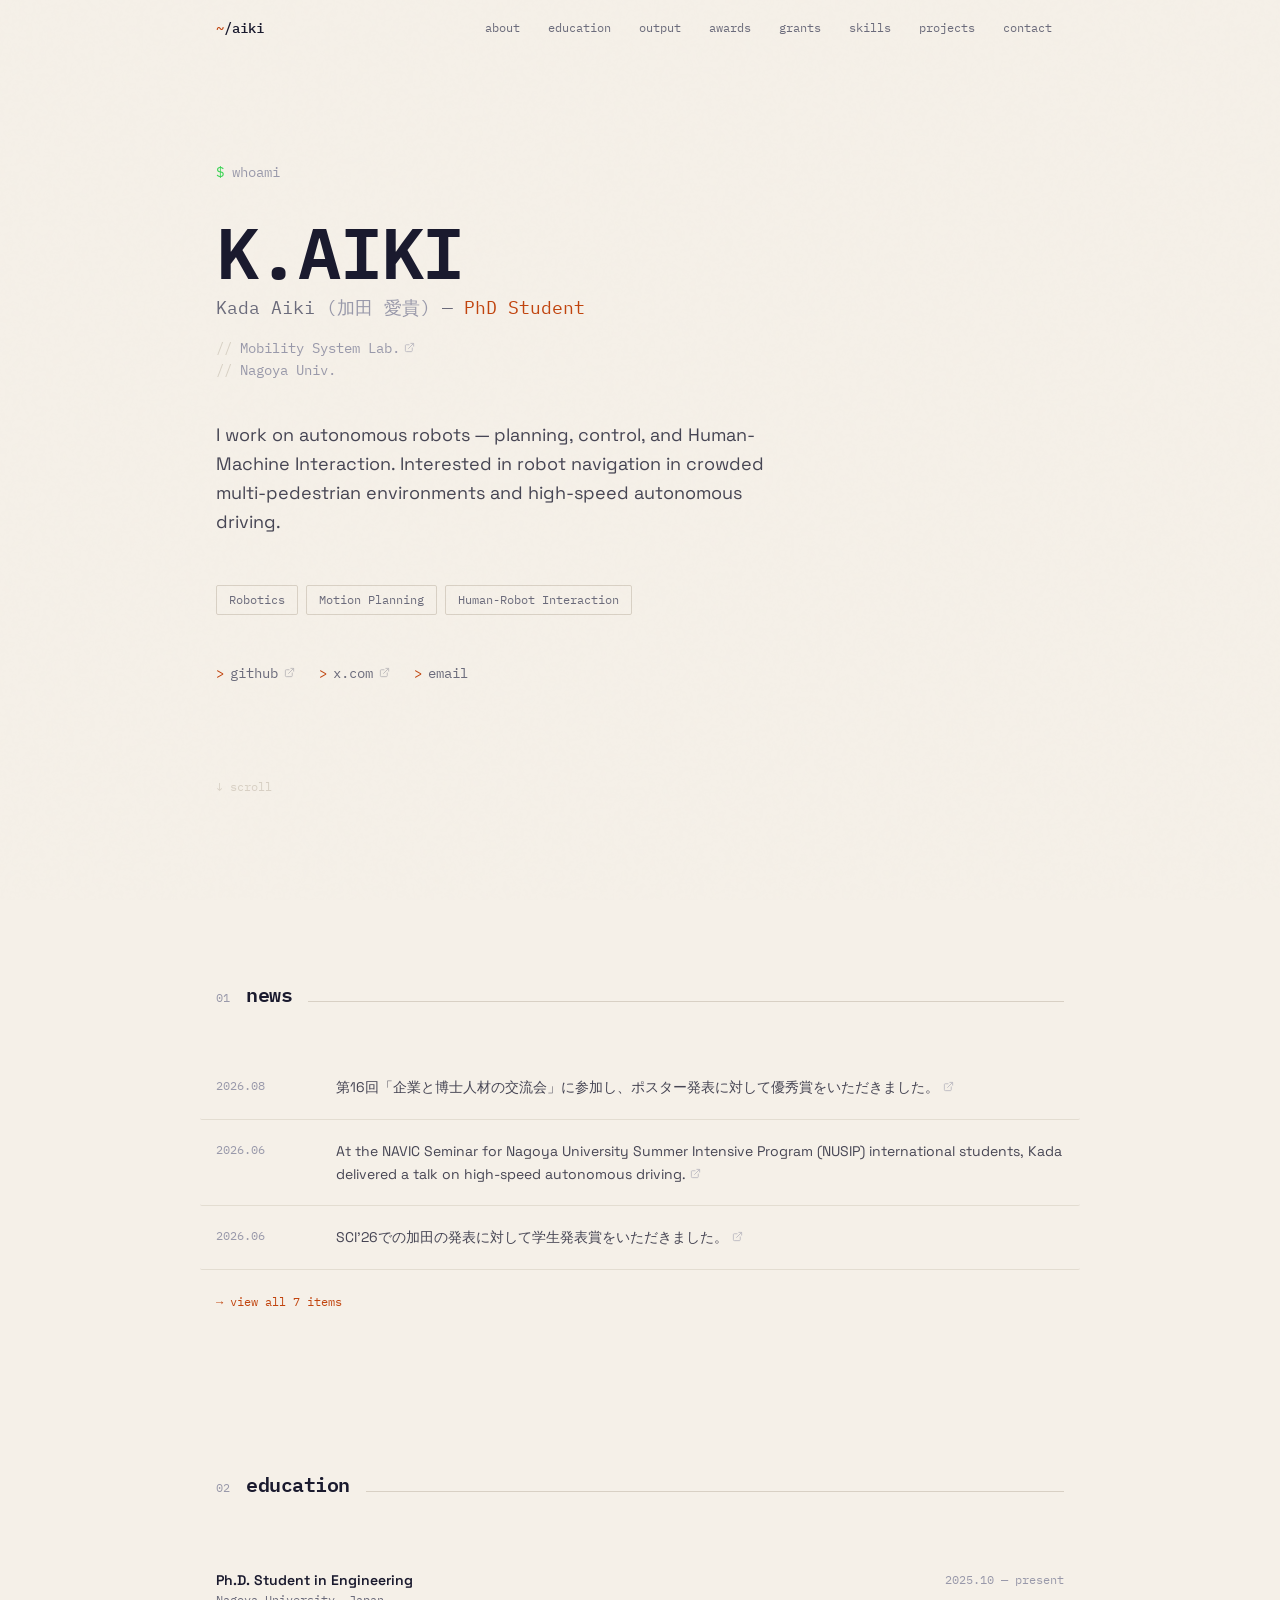
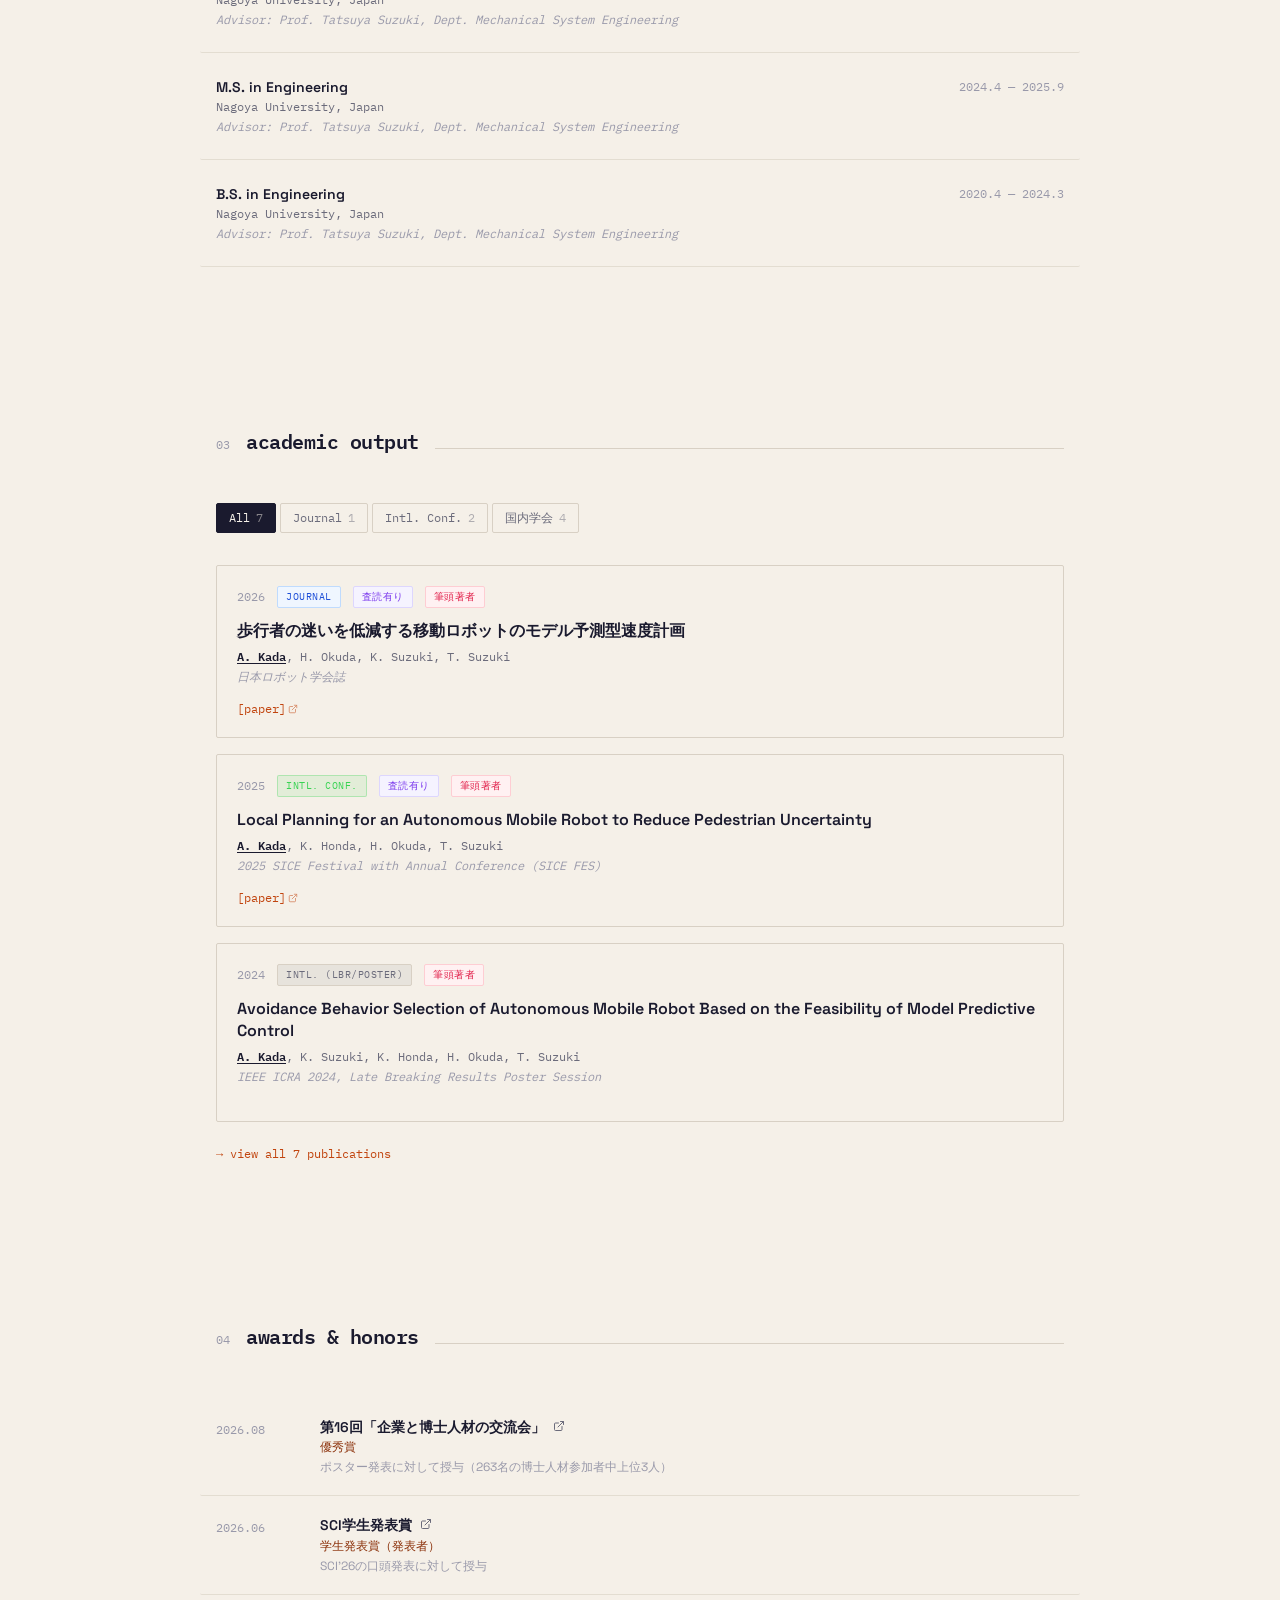
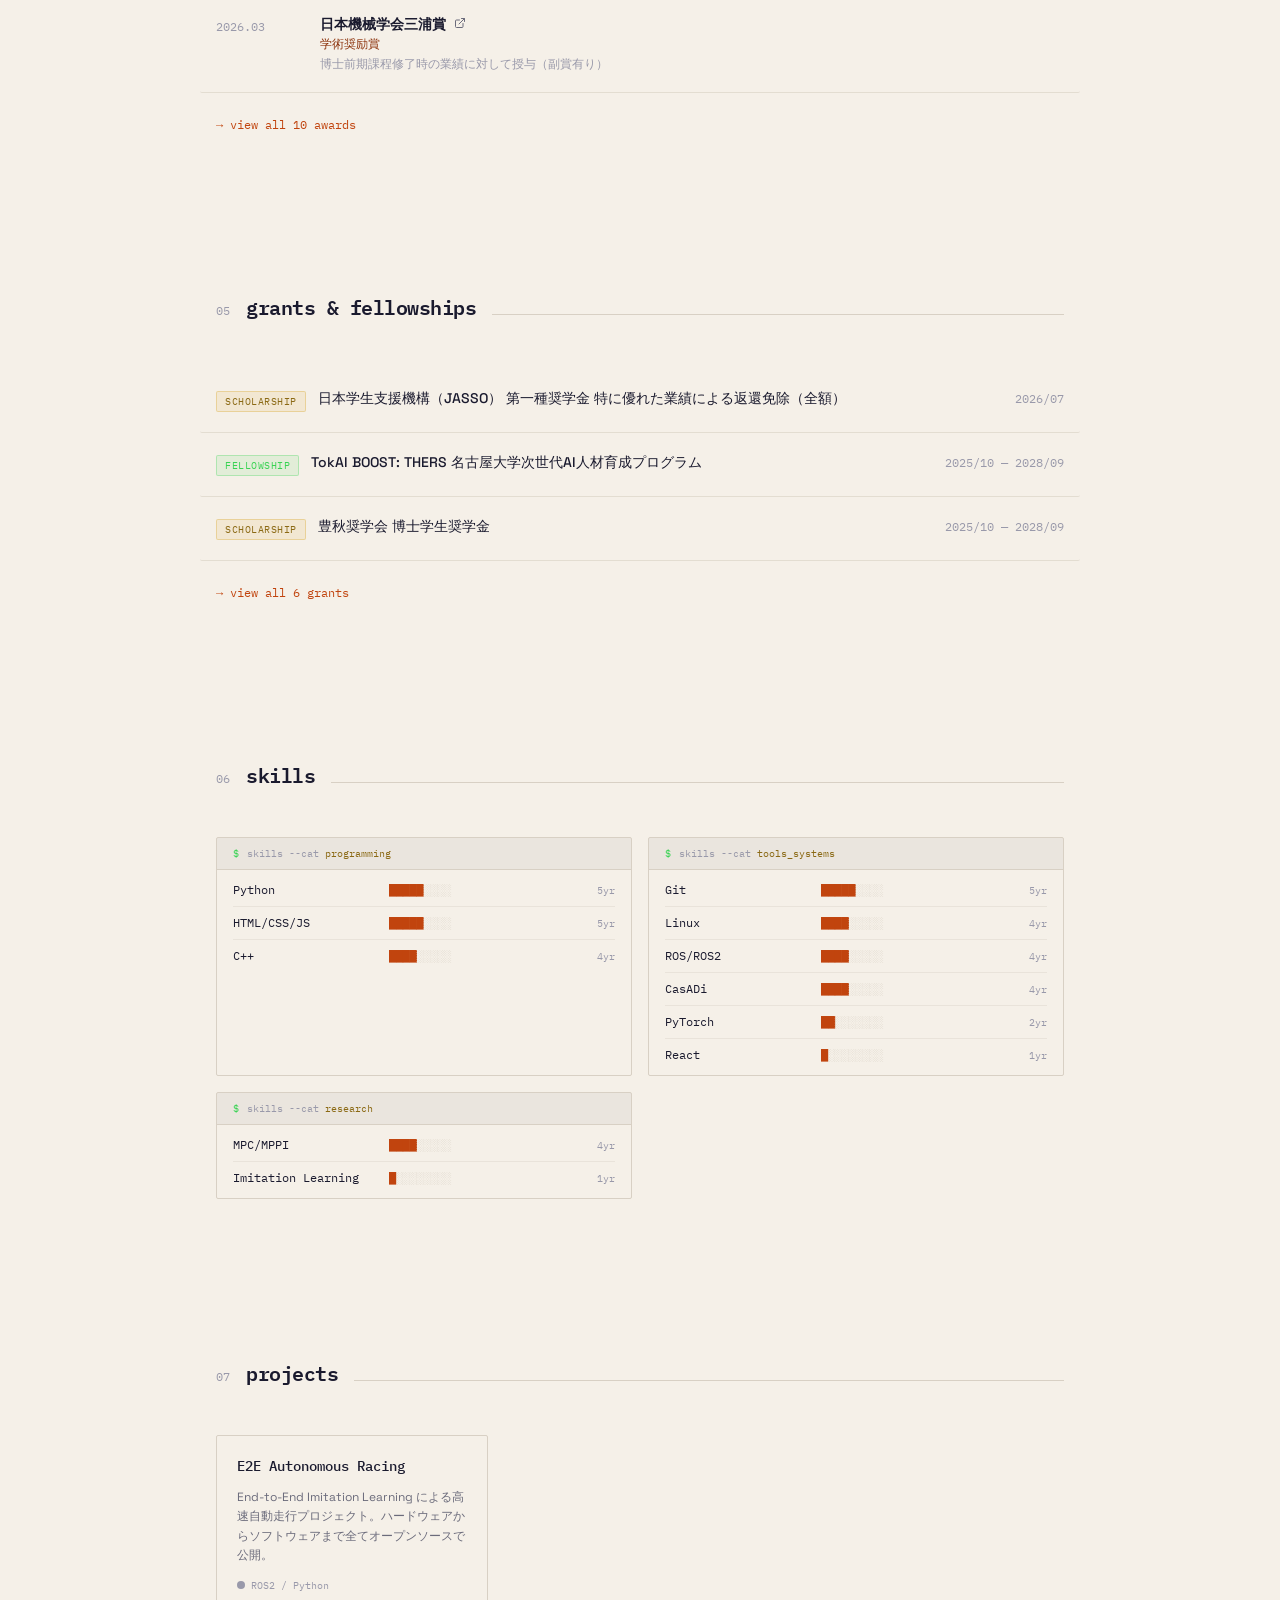
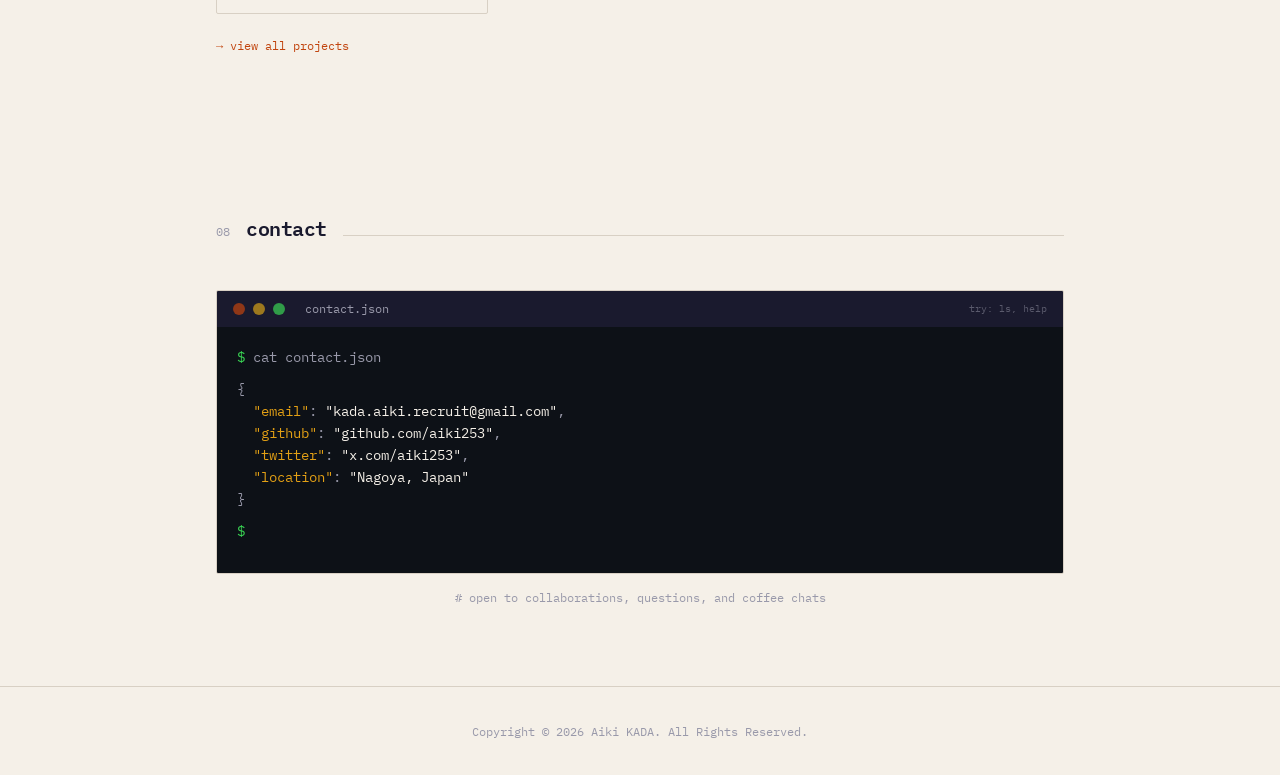
<file: index.html>
<!doctype html>
<html lang="en">
  <head>
    <meta charset="UTF-8" />
    <link rel="icon" type="image/svg+xml" href="/favicon.svg" />
    <meta name="viewport" content="width=device-width, initial-scale=1.0" />

    <!-- Primary -->
    <title>Kada Aiki | PhD Student, Nagoya University</title>
    <meta name="description" content="Kada Aiki (加田愛貴) — PhD Student at Nagoya University, Mobility System Lab. Research on autonomous mobile robots, motion planning, and model predictive control." />
    <meta name="author" content="Kada Aiki" />
    <link rel="canonical" href="https://aiki253.github.io/" />

    <!-- Open Graph -->
    <meta property="og:type" content="profile" />
    <meta property="og:url" content="https://aiki253.github.io/" />
    <meta property="og:title" content="Kada Aiki | PhD Student, Nagoya University" />
    <meta property="og:description" content="Kada Aiki (加田愛貴) — PhD Student at Nagoya University, Mobility System Lab. Research on autonomous mobile robots, motion planning, and model predictive control." />
    <meta property="og:locale" content="en_US" />
    <meta property="profile:first_name" content="Aiki" />
    <meta property="profile:last_name" content="Kada" />

    <!-- Twitter Card -->
    <meta name="twitter:card" content="summary" />
    <meta name="twitter:site" content="@aiki253" />
    <meta name="twitter:title" content="Kada Aiki | PhD Student, Nagoya University" />
    <meta name="twitter:description" content="PhD Student at Nagoya University. Autonomous robots, motion planning, MPC/MPPI." />

    <!-- JSON-LD: Person -->
    <script type="application/ld+json">
    {
      "@context": "https://schema.org",
      "@type": "Person",
      "name": "Kada Aiki",
      "alternateName": "加田愛貴",
      "url": "https://aiki253.github.io/",
      "jobTitle": "PhD Student",
      "affiliation": {
        "@type": "Organization",
        "name": "Nagoya University",
        "url": "https://www.nagoya-u.ac.jp/"
      },
      "sameAs": [
        "https://github.com/aiki253",
        "https://x.com/aiki253",
        "https://zenn.dev/aiki253"
      ],
      "knowsAbout": [
        "Motion Planning",
        "Model Predictive Control",
        "Autonomous Navigation",
        "Robotics"
      ]
    }
    </script>
    <script type="module" crossorigin src="/assets/index-BD8L6jNg.js"></script>
    <link rel="stylesheet" crossorigin href="/assets/index-5CnVY-9G.css">
  </head>
  <body>
    <div id="root"></div>
  </body>
</html>
</file>
<file: assets/index-5CnVY-9G.css>
@font-face{font-family:IBM Plex Mono;font-style:normal;font-display:swap;font-weight:400;src:url(/assets/ibm-plex-mono-cyrillic-ext-400-normal-xuaO2J-f.woff2)format("woff2"),url(/assets/ibm-plex-mono-cyrillic-ext-400-normal-DMdlQ8Kv.woff)format("woff");unicode-range:U+460-52F,U+1C80-1C8A,U+20B4,U+2DE0-2DFF,U+A640-A69F,U+FE2E-FE2F}@font-face{font-family:IBM Plex Mono;font-style:normal;font-display:swap;font-weight:400;src:url(/assets/ibm-plex-mono-cyrillic-400-normal-BSMlKf0J.woff2)format("woff2"),url(/assets/ibm-plex-mono-cyrillic-400-normal-CEL4l2ZJ.woff)format("woff");unicode-range:U+301,U+400-45F,U+490-491,U+4B0-4B1,U+2116}@font-face{font-family:IBM Plex Mono;font-style:normal;font-display:swap;font-weight:400;src:url(/assets/ibm-plex-mono-vietnamese-400-normal-BulugwFq.woff2)format("woff2"),url(/assets/ibm-plex-mono-vietnamese-400-normal-DDuiU_S-.woff)format("woff");unicode-range:U+102-103,U+110-111,U+128-129,U+168-169,U+1A0-1A1,U+1AF-1B0,U+300-301,U+303-304,U+308-309,U+323,U+329,U+1EA0-1EF9,U+20AB}@font-face{font-family:IBM Plex Mono;font-style:normal;font-display:swap;font-weight:400;src:url(/assets/ibm-plex-mono-latin-ext-400-normal-BmRBH3aV.woff2)format("woff2"),url(/assets/ibm-plex-mono-latin-ext-400-normal-D3D2R8hC.woff)format("woff");unicode-range:U+100-2BA,U+2BD-2C5,U+2C7-2CC,U+2CE-2D7,U+2DD-2FF,U+304,U+308,U+329,U+1D00-1DBF,U+1E00-1E9F,U+1EF2-1EFF,U+2020,U+20A0-20AB,U+20AD-20C0,U+2113,U+2C60-2C7F,U+A720-A7FF}@font-face{font-family:IBM Plex Mono;font-style:normal;font-display:swap;font-weight:400;src:url(/assets/ibm-plex-mono-latin-400-normal-DMJ8VG8y.woff2)format("woff2"),url(/assets/ibm-plex-mono-latin-400-normal-CvHOgSBP.woff)format("woff");unicode-range:U+??,U+131,U+152-153,U+2BB-2BC,U+2C6,U+2DA,U+2DC,U+304,U+308,U+329,U+2000-206F,U+20AC,U+2122,U+2191,U+2193,U+2212,U+2215,U+FEFF,U+FFFD}@font-face{font-family:IBM Plex Mono;font-style:normal;font-display:swap;font-weight:500;src:url(/assets/ibm-plex-mono-cyrillic-ext-500-normal-BqneJy0T.woff2)format("woff2"),url(/assets/ibm-plex-mono-cyrillic-ext-500-normal-BIfNGwUT.woff)format("woff");unicode-range:U+460-52F,U+1C80-1C8A,U+20B4,U+2DE0-2DFF,U+A640-A69F,U+FE2E-FE2F}@font-face{font-family:IBM Plex Mono;font-style:normal;font-display:swap;font-weight:500;src:url(/assets/ibm-plex-mono-cyrillic-500-normal-Bq9vWWag.woff2)format("woff2"),url(/assets/ibm-plex-mono-cyrillic-500-normal-Ael50iVv.woff)format("woff");unicode-range:U+301,U+400-45F,U+490-491,U+4B0-4B1,U+2116}@font-face{font-family:IBM Plex Mono;font-style:normal;font-display:swap;font-weight:500;src:url(/assets/ibm-plex-mono-vietnamese-500-normal-DZ4AoWbu.woff2)format("woff2"),url(/assets/ibm-plex-mono-vietnamese-500-normal-C8zxqsMH.woff)format("woff");unicode-range:U+102-103,U+110-111,U+128-129,U+168-169,U+1A0-1A1,U+1AF-1B0,U+300-301,U+303-304,U+308-309,U+323,U+329,U+1EA0-1EF9,U+20AB}@font-face{font-family:IBM Plex Mono;font-style:normal;font-display:swap;font-weight:500;src:url(/assets/ibm-plex-mono-latin-ext-500-normal-CAhNIIs5.woff2)format("woff2"),url(/assets/ibm-plex-mono-latin-ext-500-normal-CZ70TYgx.woff)format("woff");unicode-range:U+100-2BA,U+2BD-2C5,U+2C7-2CC,U+2CE-2D7,U+2DD-2FF,U+304,U+308,U+329,U+1D00-1DBF,U+1E00-1E9F,U+1EF2-1EFF,U+2020,U+20A0-20AB,U+20AD-20C0,U+2113,U+2C60-2C7F,U+A720-A7FF}@font-face{font-family:IBM Plex Mono;font-style:normal;font-display:swap;font-weight:500;src:url(/assets/ibm-plex-mono-latin-500-normal-DSY6xOcd.woff2)format("woff2"),url(/assets/ibm-plex-mono-latin-500-normal-CB9ihrfo.woff)format("woff");unicode-range:U+??,U+131,U+152-153,U+2BB-2BC,U+2C6,U+2DA,U+2DC,U+304,U+308,U+329,U+2000-206F,U+20AC,U+2122,U+2191,U+2193,U+2212,U+2215,U+FEFF,U+FFFD}@font-face{font-family:IBM Plex Mono;font-style:normal;font-display:swap;font-weight:600;src:url(/assets/ibm-plex-mono-cyrillic-ext-600-normal-V-xxqcpd.woff2)format("woff2"),url(/assets/ibm-plex-mono-cyrillic-ext-600-normal-9HEixskS.woff)format("woff");unicode-range:U+460-52F,U+1C80-1C8A,U+20B4,U+2DE0-2DFF,U+A640-A69F,U+FE2E-FE2F}@font-face{font-family:IBM Plex Mono;font-style:normal;font-display:swap;font-weight:600;src:url(/assets/ibm-plex-mono-cyrillic-600-normal-CTOM6hUh.woff2)format("woff2"),url(/assets/ibm-plex-mono-cyrillic-600-normal-fLZuRloM.woff)format("woff");unicode-range:U+301,U+400-45F,U+490-491,U+4B0-4B1,U+2116}@font-face{font-family:IBM Plex Mono;font-style:normal;font-display:swap;font-weight:600;src:url(/assets/ibm-plex-mono-vietnamese-600-normal-D2EvbN8M.woff2)format("woff2"),url(/assets/ibm-plex-mono-vietnamese-600-normal-iLQfcSjf.woff)format("woff");unicode-range:U+102-103,U+110-111,U+128-129,U+168-169,U+1A0-1A1,U+1AF-1B0,U+300-301,U+303-304,U+308-309,U+323,U+329,U+1EA0-1EF9,U+20AB}@font-face{font-family:IBM Plex Mono;font-style:normal;font-display:swap;font-weight:600;src:url(/assets/ibm-plex-mono-latin-ext-600-normal-D38SheWl.woff2)format("woff2"),url(/assets/ibm-plex-mono-latin-ext-600-normal-DmB0ttJJ.woff)format("woff");unicode-range:U+100-2BA,U+2BD-2C5,U+2C7-2CC,U+2CE-2D7,U+2DD-2FF,U+304,U+308,U+329,U+1D00-1DBF,U+1E00-1E9F,U+1EF2-1EFF,U+2020,U+20A0-20AB,U+20AD-20C0,U+2113,U+2C60-2C7F,U+A720-A7FF}@font-face{font-family:IBM Plex Mono;font-style:normal;font-display:swap;font-weight:600;src:url(/assets/ibm-plex-mono-latin-600-normal-BgSNZQsw.woff2)format("woff2"),url(/assets/ibm-plex-mono-latin-600-normal-DWFSQ4vo.woff)format("woff");unicode-range:U+??,U+131,U+152-153,U+2BB-2BC,U+2C6,U+2DA,U+2DC,U+304,U+308,U+329,U+2000-206F,U+20AC,U+2122,U+2191,U+2193,U+2212,U+2215,U+FEFF,U+FFFD}@font-face{font-family:Space Grotesk;font-style:normal;font-display:swap;font-weight:400;src:url(/assets/space-grotesk-vietnamese-400-normal-B7xT_GF5.woff2)format("woff2"),url(/assets/space-grotesk-vietnamese-400-normal-BIWiOVfw.woff)format("woff");unicode-range:U+102-103,U+110-111,U+128-129,U+168-169,U+1A0-1A1,U+1AF-1B0,U+300-301,U+303-304,U+308-309,U+323,U+329,U+1EA0-1EF9,U+20AB}@font-face{font-family:Space Grotesk;font-style:normal;font-display:swap;font-weight:400;src:url(/assets/space-grotesk-latin-ext-400-normal-CfP_5XZW.woff2)format("woff2"),url(/assets/space-grotesk-latin-ext-400-normal-DRPE3kg4.woff)format("woff");unicode-range:U+100-2BA,U+2BD-2C5,U+2C7-2CC,U+2CE-2D7,U+2DD-2FF,U+304,U+308,U+329,U+1D00-1DBF,U+1E00-1E9F,U+1EF2-1EFF,U+2020,U+20A0-20AB,U+20AD-20C0,U+2113,U+2C60-2C7F,U+A720-A7FF}@font-face{font-family:Space Grotesk;font-style:normal;font-display:swap;font-weight:400;src:url(/assets/space-grotesk-latin-400-normal-CJ-V5oYT.woff2)format("woff2"),url(/assets/space-grotesk-latin-400-normal-BnQMeOim.woff)format("woff");unicode-range:U+??,U+131,U+152-153,U+2BB-2BC,U+2C6,U+2DA,U+2DC,U+304,U+308,U+329,U+2000-206F,U+20AC,U+2122,U+2191,U+2193,U+2212,U+2215,U+FEFF,U+FFFD}@font-face{font-family:Space Grotesk;font-style:normal;font-display:swap;font-weight:500;src:url(/assets/space-grotesk-vietnamese-500-normal-BmEvtly_.woff2)format("woff2"),url(/assets/space-grotesk-vietnamese-500-normal-BTqKIpxg.woff)format("woff");unicode-range:U+102-103,U+110-111,U+128-129,U+168-169,U+1A0-1A1,U+1AF-1B0,U+300-301,U+303-304,U+308-309,U+323,U+329,U+1EA0-1EF9,U+20AB}@font-face{font-family:Space Grotesk;font-style:normal;font-display:swap;font-weight:500;src:url(/assets/space-grotesk-latin-ext-500-normal-DUe3BAxM.woff2)format("woff2"),url(/assets/space-grotesk-latin-ext-500-normal-3dgZTiw9.woff)format("woff");unicode-range:U+100-2BA,U+2BD-2C5,U+2C7-2CC,U+2CE-2D7,U+2DD-2FF,U+304,U+308,U+329,U+1D00-1DBF,U+1E00-1E9F,U+1EF2-1EFF,U+2020,U+20A0-20AB,U+20AD-20C0,U+2113,U+2C60-2C7F,U+A720-A7FF}@font-face{font-family:Space Grotesk;font-style:normal;font-display:swap;font-weight:500;src:url(/assets/space-grotesk-latin-500-normal-lFbtlQH6.woff2)format("woff2"),url(/assets/space-grotesk-latin-500-normal-CNSSEhBt.woff)format("woff");unicode-range:U+??,U+131,U+152-153,U+2BB-2BC,U+2C6,U+2DA,U+2DC,U+304,U+308,U+329,U+2000-206F,U+20AC,U+2122,U+2191,U+2193,U+2212,U+2215,U+FEFF,U+FFFD}@font-face{font-family:Space Grotesk;font-style:normal;font-display:swap;font-weight:600;src:url(/assets/space-grotesk-vietnamese-600-normal-DUi7WF5p.woff2)format("woff2"),url(/assets/space-grotesk-vietnamese-600-normal-D6zpsUhD.woff)format("woff");unicode-range:U+102-103,U+110-111,U+128-129,U+168-169,U+1A0-1A1,U+1AF-1B0,U+300-301,U+303-304,U+308-309,U+323,U+329,U+1EA0-1EF9,U+20AB}@font-face{font-family:Space Grotesk;font-style:normal;font-display:swap;font-weight:600;src:url(/assets/space-grotesk-latin-ext-600-normal-DxxdqCpr.woff2)format("woff2"),url(/assets/space-grotesk-latin-ext-600-normal-VcznFIpX.woff)format("woff");unicode-range:U+100-2BA,U+2BD-2C5,U+2C7-2CC,U+2CE-2D7,U+2DD-2FF,U+304,U+308,U+329,U+1D00-1DBF,U+1E00-1E9F,U+1EF2-1EFF,U+2020,U+20A0-20AB,U+20AD-20C0,U+2113,U+2C60-2C7F,U+A720-A7FF}@font-face{font-family:Space Grotesk;font-style:normal;font-display:swap;font-weight:600;src:url(/assets/space-grotesk-latin-600-normal-DjKNqYRj.woff2)format("woff2"),url(/assets/space-grotesk-latin-600-normal-BflQw4A9.woff)format("woff");unicode-range:U+??,U+131,U+152-153,U+2BB-2BC,U+2C6,U+2DA,U+2DC,U+304,U+308,U+329,U+2000-206F,U+20AC,U+2122,U+2191,U+2193,U+2212,U+2215,U+FEFF,U+FFFD}*,:before,:after,::backdrop{--tw-border-spacing-x:0;--tw-border-spacing-y:0;--tw-translate-x:0;--tw-translate-y:0;--tw-rotate:0;--tw-skew-x:0;--tw-skew-y:0;--tw-scale-x:1;--tw-scale-y:1;--tw-pan-x: ;--tw-pan-y: ;--tw-pinch-zoom: ;--tw-scroll-snap-strictness:proximity;--tw-gradient-from-position: ;--tw-gradient-via-position: ;--tw-gradient-to-position: ;--tw-ordinal: ;--tw-slashed-zero: ;--tw-numeric-figure: ;--tw-numeric-spacing: ;--tw-numeric-fraction: ;--tw-ring-inset: ;--tw-ring-offset-width:0px;--tw-ring-offset-color:#fff;--tw-ring-color:#3b82f680;--tw-ring-offset-shadow:0 0 #0000;--tw-ring-shadow:0 0 #0000;--tw-shadow:0 0 #0000;--tw-shadow-colored:0 0 #0000;--tw-blur: ;--tw-brightness: ;--tw-contrast: ;--tw-grayscale: ;--tw-hue-rotate: ;--tw-invert: ;--tw-saturate: ;--tw-sepia: ;--tw-drop-shadow: ;--tw-backdrop-blur: ;--tw-backdrop-brightness: ;--tw-backdrop-contrast: ;--tw-backdrop-grayscale: ;--tw-backdrop-hue-rotate: ;--tw-backdrop-invert: ;--tw-backdrop-opacity: ;--tw-backdrop-saturate: ;--tw-backdrop-sepia: ;--tw-contain-size: ;--tw-contain-layout: ;--tw-contain-paint: ;--tw-contain-style: }*,:before,:after{box-sizing:border-box;border:0 solid #e5e7eb}:before,:after{--tw-content:""}html,:host{-webkit-text-size-adjust:100%;tab-size:4;font-feature-settings:normal;font-variation-settings:normal;-webkit-tap-highlight-color:transparent;font-family:Space Grotesk,system-ui,sans-serif;line-height:1.5}body{line-height:inherit;margin:0}hr{height:0;color:inherit;border-top-width:1px}abbr:where([title]){-webkit-text-decoration:underline dotted;text-decoration:underline dotted}h1,h2,h3,h4,h5,h6{font-size:inherit;font-weight:inherit}a{color:inherit;-webkit-text-decoration:inherit;text-decoration:inherit}b,strong{font-weight:bolder}code,kbd,samp,pre{font-feature-settings:normal;font-variation-settings:normal;font-family:IBM Plex Mono,ui-monospace,monospace;font-size:1em}small{font-size:80%}sub,sup{vertical-align:baseline;font-size:75%;line-height:0;position:relative}sub{bottom:-.25em}sup{top:-.5em}table{text-indent:0;border-color:inherit;border-collapse:collapse}button,input,optgroup,select,textarea{font-feature-settings:inherit;font-variation-settings:inherit;font-family:inherit;font-size:100%;font-weight:inherit;line-height:inherit;letter-spacing:inherit;color:inherit;margin:0;padding:0}button,select{text-transform:none}button,input:where([type=button]),input:where([type=reset]),input:where([type=submit]){-webkit-appearance:button;background-color:#0000;background-image:none}:-moz-focusring{outline:auto}:-moz-ui-invalid{box-shadow:none}progress{vertical-align:baseline}::-webkit-inner-spin-button{height:auto}::-webkit-outer-spin-button{height:auto}[type=search]{-webkit-appearance:textfield;outline-offset:-2px}::-webkit-search-decoration{-webkit-appearance:none}::-webkit-file-upload-button{-webkit-appearance:button;font:inherit}summary{display:list-item}blockquote,dl,dd,h1,h2,h3,h4,h5,h6,hr,figure,p,pre{margin:0}fieldset{margin:0;padding:0}legend{padding:0}ol,ul,menu{margin:0;padding:0;list-style:none}dialog{padding:0}textarea{resize:vertical}input::-moz-placeholder{opacity:1;color:#9ca3af}textarea::-moz-placeholder{opacity:1;color:#9ca3af}input::placeholder,textarea::placeholder{opacity:1;color:#9ca3af}button,[role=button]{cursor:pointer}:disabled{cursor:default}img,svg,video,canvas,audio,iframe,embed,object{vertical-align:middle;display:block}img,video{max-width:100%;height:auto}[hidden]:where(:not([hidden=until-found])){display:none}html{scroll-behavior:smooth}body{color:#1a1a2e;-webkit-font-smoothing:antialiased;background-color:#f5f0e8;font-family:Space Grotesk,system-ui,sans-serif}::selection{color:#1a1a2e;background:#d4a017}.noise{position:relative}.noise:before{content:"";pointer-events:none;z-index:100;opacity:.35;mix-blend-mode:multiply;background-image:url("data:image/svg+xml,%3Csvg viewBox='0 0 200 200' xmlns='http://www.w3.org/2000/svg'%3E%3Cfilter id='noise'%3E%3CfeTurbulence type='fractalNoise' baseFrequency='0.65' numOctaves='3' stitchTiles='stitch'/%3E%3C/filter%3E%3Crect width='100%25' height='100%25' filter='url(%23noise)' opacity='0.04'/%3E%3C/svg%3E");position:fixed;inset:0}.sr-only{clip:rect(0, 0, 0, 0);white-space:nowrap;border-width:0;width:1px;height:1px;margin:-1px;padding:0;position:absolute;overflow:hidden}.fixed{position:fixed}.left-0{left:0}.right-0{right:0}.top-0{top:0}.z-50{z-index:50}.-mx-4{margin-left:-1rem;margin-right:-1rem}.mx-auto{margin-left:auto;margin-right:auto}.mb-0\.5{margin-bottom:.125rem}.mb-1{margin-bottom:.25rem}.mb-1\.5{margin-bottom:.375rem}.mb-10{margin-bottom:2.5rem}.mb-12{margin-bottom:3rem}.mb-2{margin-bottom:.5rem}.mb-3{margin-bottom:.75rem}.mb-4{margin-bottom:1rem}.mb-6{margin-bottom:1.5rem}.mb-8{margin-bottom:2rem}.ml-0\.5{margin-left:.125rem}.ml-1{margin-left:.25rem}.ml-1\.5{margin-left:.375rem}.ml-2{margin-left:.5rem}.ml-3{margin-left:.75rem}.ml-auto{margin-left:auto}.mt-0\.5{margin-top:.125rem}.mt-1{margin-top:.25rem}.mt-24{margin-top:6rem}.mt-4{margin-top:1rem}.mt-6{margin-top:1.5rem}.inline-block{display:inline-block}.inline{display:inline}.flex{display:flex}.inline-flex{display:inline-flex}.grid{display:grid}.hidden{display:none}.h-14{height:3.5rem}.h-2{height:.5rem}.h-3{height:.75rem}.h-\[1\.1em\]{height:1.1em}.h-px{height:1px}.max-h-96{max-height:24rem}.min-h-screen{min-height:100vh}.w-2{width:.5rem}.w-24{width:6rem}.w-3{width:.75rem}.w-\[2px\]{width:2px}.w-full{width:100%}.max-w-2xl{max-width:42rem}.max-w-4xl{max-width:56rem}.max-w-xl{max-width:36rem}.flex-1{flex:1}.shrink-0{flex-shrink:0}@keyframes blink{0%,to{opacity:1}50%{opacity:0}}.animate-blink{animation:1s step-end infinite blink}@keyframes bounce{0%,to{animation-timing-function:cubic-bezier(.8,0,1,1);transform:translateY(-25%)}50%{animation-timing-function:cubic-bezier(0,0,.2,1);transform:none}}.animate-bounce{animation:1s infinite bounce}@keyframes fadeIn{0%{opacity:0}to{opacity:1}}.animate-fade-in{animation:.6s ease-out forwards fadeIn}@keyframes slideUp{0%{opacity:0;transform:translateY(12px)}to{opacity:1;transform:translateY(0)}}.animate-slide-up{animation:.5s ease-out forwards slideUp}.cursor-default{cursor:default}.cursor-text{cursor:text}.select-none{-webkit-user-select:none;user-select:none}.grid-cols-\[1fr_auto\]{grid-template-columns:1fr auto}.grid-cols-\[5rem_1fr\]{grid-template-columns:5rem 1fr}.grid-cols-\[6rem_1fr\]{grid-template-columns:6rem 1fr}.grid-cols-\[9rem_1fr_2\.5rem\]{grid-template-columns:9rem 1fr 2.5rem}.flex-col{flex-direction:column}.flex-wrap{flex-wrap:wrap}.items-start{align-items:flex-start}.items-center{align-items:center}.items-baseline{align-items:baseline}.justify-center{justify-content:center}.justify-between{justify-content:space-between}.gap-0{gap:0}.gap-0\.5{gap:.125rem}.gap-1{gap:.25rem}.gap-1\.5{gap:.375rem}.gap-2{gap:.5rem}.gap-3{gap:.75rem}.gap-4{gap:1rem}.gap-6{gap:1.5rem}.gap-x-3{-moz-column-gap:.75rem;column-gap:.75rem}.gap-x-6{-moz-column-gap:1.5rem;column-gap:1.5rem}.gap-y-0\.5{row-gap:.125rem}.gap-y-1{row-gap:.25rem}.space-y-0>:not([hidden])~:not([hidden]){--tw-space-y-reverse:0;margin-top:calc(0px * calc(1 - var(--tw-space-y-reverse)));margin-bottom:calc(0px * var(--tw-space-y-reverse))}.space-y-0\.5>:not([hidden])~:not([hidden]){--tw-space-y-reverse:0;margin-top:calc(.125rem * calc(1 - var(--tw-space-y-reverse)));margin-bottom:calc(.125rem * var(--tw-space-y-reverse))}.space-y-1>:not([hidden])~:not([hidden]){--tw-space-y-reverse:0;margin-top:calc(.25rem * calc(1 - var(--tw-space-y-reverse)));margin-bottom:calc(.25rem * var(--tw-space-y-reverse))}.space-y-2>:not([hidden])~:not([hidden]){--tw-space-y-reverse:0;margin-top:calc(.5rem * calc(1 - var(--tw-space-y-reverse)));margin-bottom:calc(.5rem * var(--tw-space-y-reverse))}.space-y-3>:not([hidden])~:not([hidden]){--tw-space-y-reverse:0;margin-top:calc(.75rem * calc(1 - var(--tw-space-y-reverse)));margin-bottom:calc(.75rem * var(--tw-space-y-reverse))}.space-y-4>:not([hidden])~:not([hidden]){--tw-space-y-reverse:0;margin-top:calc(1rem * calc(1 - var(--tw-space-y-reverse)));margin-bottom:calc(1rem * var(--tw-space-y-reverse))}.overflow-hidden{overflow:hidden}.overflow-y-auto{overflow-y:auto}.truncate{text-overflow:ellipsis;white-space:nowrap;overflow:hidden}.whitespace-nowrap{white-space:nowrap}.rounded{border-radius:.25rem}.rounded-full{border-radius:9999px}.rounded-sm{border-radius:.125rem}.border{border-width:1px}.border-b{border-bottom-width:1px}.border-t{border-top-width:1px}.border-amber\/30{border-color:#d4a0174d}.border-blue-200{--tw-border-opacity:1;border-color:rgb(191 219 254/var(--tw-border-opacity,1))}.border-border{--tw-border-opacity:1;border-color:rgb(216 208 196/var(--tw-border-opacity,1))}.border-border\/40{border-color:#d8d0c466}.border-border\/60{border-color:#d8d0c499}.border-ink{--tw-border-opacity:1;border-color:rgb(26 26 46/var(--tw-border-opacity,1))}.border-rose-200{--tw-border-opacity:1;border-color:rgb(254 205 211/var(--tw-border-opacity,1))}.border-terminal-green\/30{border-color:#39d3534d}.border-violet-200{--tw-border-opacity:1;border-color:rgb(221 214 254/var(--tw-border-opacity,1))}.bg-accent{--tw-bg-opacity:1;background-color:rgb(193 68 14/var(--tw-bg-opacity,1))}.bg-accent\/70{background-color:#c1440eb3}.bg-amber\/10{background-color:#d4a0171a}.bg-amber\/70{background-color:#d4a017b3}.bg-blue-50{--tw-bg-opacity:1;background-color:rgb(239 246 255/var(--tw-bg-opacity,1))}.bg-border{--tw-bg-opacity:1;background-color:rgb(216 208 196/var(--tw-bg-opacity,1))}.bg-current{background-color:currentColor}.bg-ink{--tw-bg-opacity:1;background-color:rgb(26 26 46/var(--tw-bg-opacity,1))}.bg-ink\/5{background-color:#1a1a2e0d}.bg-muted\/10{background-color:#6b6b7b1a}.bg-paper\/90{background-color:#f5f0e8e6}.bg-rose-50{--tw-bg-opacity:1;background-color:rgb(255 241 242/var(--tw-bg-opacity,1))}.bg-terminal{--tw-bg-opacity:1;background-color:rgb(13 17 23/var(--tw-bg-opacity,1))}.bg-terminal-green\/10{background-color:#39d3531a}.bg-terminal-green\/70{background-color:#39d353b3}.bg-transparent{background-color:#0000}.bg-violet-50{--tw-bg-opacity:1;background-color:rgb(245 243 255/var(--tw-bg-opacity,1))}.p-5{padding:1.25rem}.px-2{padding-left:.5rem;padding-right:.5rem}.px-3{padding-left:.75rem;padding-right:.75rem}.px-4{padding-left:1rem;padding-right:1rem}.px-6{padding-left:1.5rem;padding-right:1.5rem}.py-0\.5{padding-top:.125rem;padding-bottom:.125rem}.py-1{padding-top:.25rem;padding-bottom:.25rem}.py-1\.5{padding-top:.375rem;padding-bottom:.375rem}.py-2{padding-top:.5rem;padding-bottom:.5rem}.py-2\.5{padding-top:.625rem;padding-bottom:.625rem}.py-20{padding-top:5rem;padding-bottom:5rem}.py-24{padding-top:6rem;padding-bottom:6rem}.py-5{padding-top:1.25rem;padding-bottom:1.25rem}.py-6{padding-top:1.5rem;padding-bottom:1.5rem}.py-8{padding-top:2rem;padding-bottom:2rem}.pl-4{padding-left:1rem}.pt-0\.5{padding-top:.125rem}.pt-1{padding-top:.25rem}.pt-14{padding-top:3.5rem}.pt-8{padding-top:2rem}.text-center{text-align:center}.text-right{text-align:right}.align-middle{vertical-align:middle}.font-mono{font-family:IBM Plex Mono,ui-monospace,monospace}.font-sans{font-family:Space Grotesk,system-ui,sans-serif}.text-3xl{font-size:1.875rem;line-height:2.25rem}.text-5xl{font-size:3rem;line-height:1}.text-\[10px\]{font-size:10px}.text-base{font-size:1rem;line-height:1.5rem}.text-lg{font-size:1.125rem;line-height:1.75rem}.text-sm{font-size:.875rem;line-height:1.25rem}.text-xl{font-size:1.25rem;line-height:1.75rem}.text-xs{font-size:.75rem;line-height:1rem}.font-medium{font-weight:500}.font-semibold{font-weight:600}.uppercase{text-transform:uppercase}.italic{font-style:italic}.not-italic{font-style:normal}.tabular-nums{--tw-numeric-spacing:tabular-nums;font-variant-numeric:var(--tw-ordinal) var(--tw-slashed-zero) var(--tw-numeric-figure) var(--tw-numeric-spacing) var(--tw-numeric-fraction)}.leading-none{line-height:1}.leading-relaxed{line-height:1.625}.leading-snug{line-height:1.375}.tracking-tight{letter-spacing:-.025em}.tracking-wider{letter-spacing:.05em}.tracking-widest{letter-spacing:.1em}.text-accent{--tw-text-opacity:1;color:rgb(193 68 14/var(--tw-text-opacity,1))}.text-accent-dim{--tw-text-opacity:1;color:rgb(139 48 9/var(--tw-text-opacity,1))}.text-amber-dim{--tw-text-opacity:1;color:rgb(139 105 20/var(--tw-text-opacity,1))}.text-blue-700{--tw-text-opacity:1;color:rgb(29 78 216/var(--tw-text-opacity,1))}.text-border{--tw-text-opacity:1;color:rgb(216 208 196/var(--tw-text-opacity,1))}.text-current{color:currentColor}.text-ink{--tw-text-opacity:1;color:rgb(26 26 46/var(--tw-text-opacity,1))}.text-ink\/70{color:#1a1a2eb3}.text-ink\/75{color:#1a1a2ebf}.text-ink\/80{color:#1a1a2ecc}.text-muted{--tw-text-opacity:1;color:rgb(107 107 123/var(--tw-text-opacity,1))}.text-muted-light{--tw-text-opacity:1;color:rgb(153 153 170/var(--tw-text-opacity,1))}.text-muted-light\/40{color:#99a6}.text-muted-light\/50{color:#9999aa80}.text-paper{--tw-text-opacity:1;color:rgb(245 240 232/var(--tw-text-opacity,1))}.text-rose-600{--tw-text-opacity:1;color:rgb(225 29 72/var(--tw-text-opacity,1))}.text-terminal-amber{--tw-text-opacity:1;color:rgb(227 160 21/var(--tw-text-opacity,1))}.text-terminal-green{--tw-text-opacity:1;color:rgb(57 211 83/var(--tw-text-opacity,1))}.text-violet-600{--tw-text-opacity:1;color:rgb(124 58 237/var(--tw-text-opacity,1))}.underline{text-decoration-line:underline}.no-underline{text-decoration-line:none}.underline-offset-2{text-underline-offset:2px}.caret-terminal-green{caret-color:#39d353}.opacity-0{opacity:0}.opacity-40{opacity:.4}.opacity-50{opacity:.5}.opacity-60{opacity:.6}.shadow-sm{--tw-shadow:0 1px 2px 0 #0000000d;--tw-shadow-colored:0 1px 2px 0 var(--tw-shadow-color);box-shadow:var(--tw-ring-offset-shadow,0 0 #0000), var(--tw-ring-shadow,0 0 #0000), var(--tw-shadow)}.outline-none{outline-offset:2px;outline:2px solid #0000}.filter{filter:var(--tw-blur) var(--tw-brightness) var(--tw-contrast) var(--tw-grayscale) var(--tw-hue-rotate) var(--tw-invert) var(--tw-saturate) var(--tw-sepia) var(--tw-drop-shadow)}.backdrop-blur-sm{--tw-backdrop-blur:blur(4px);-webkit-backdrop-filter:var(--tw-backdrop-blur) var(--tw-backdrop-brightness) var(--tw-backdrop-contrast) var(--tw-backdrop-grayscale) var(--tw-backdrop-hue-rotate) var(--tw-backdrop-invert) var(--tw-backdrop-opacity) var(--tw-backdrop-saturate) var(--tw-backdrop-sepia);backdrop-filter:var(--tw-backdrop-blur) var(--tw-backdrop-brightness) var(--tw-backdrop-contrast) var(--tw-backdrop-grayscale) var(--tw-backdrop-hue-rotate) var(--tw-backdrop-invert) var(--tw-backdrop-opacity) var(--tw-backdrop-saturate) var(--tw-backdrop-sepia)}.transition-all{transition-property:all;transition-duration:.15s;transition-timing-function:cubic-bezier(.4,0,.2,1)}.transition-colors{transition-property:color,background-color,border-color,text-decoration-color,fill,stroke;transition-duration:.15s;transition-timing-function:cubic-bezier(.4,0,.2,1)}.transition-opacity{transition-property:opacity;transition-duration:.15s;transition-timing-function:cubic-bezier(.4,0,.2,1)}.duration-150{transition-duration:.15s}.duration-200{transition-duration:.2s}.duration-300{transition-duration:.3s}.\[animation-delay\:0\.1s\]{animation-delay:.1s}.\[animation-delay\:1\.2s\]{animation-delay:1.2s}.\[animation-delay\:1\.4s\]{animation-delay:1.4s}.\[animation-delay\:1\.6s\]{animation-delay:1.6s}.\[animation-delay\:1\.8s\]{animation-delay:1.8s}.\[animation-delay\:2s\]{animation-delay:2s}.\[animation-fill-mode\:forwards\]{animation-fill-mode:forwards}.last\:border-0:last-child{border-width:0}.hover\:border-amber:hover{--tw-border-opacity:1;border-color:rgb(212 160 23/var(--tw-border-opacity,1))}.hover\:border-amber\/40:hover{border-color:#d4a01766}.hover\:border-amber\/50:hover{border-color:#d4a01780}.hover\:border-ink\/40:hover{border-color:#1a1a2e66}.hover\:bg-amber\/5:hover{background-color:#d4a0170d}.hover\:bg-border\/50:hover{background-color:#d8d0c480}.hover\:text-accent:hover{--tw-text-opacity:1;color:rgb(193 68 14/var(--tw-text-opacity,1))}.hover\:text-accent-dim:hover{--tw-text-opacity:1;color:rgb(139 48 9/var(--tw-text-opacity,1))}.hover\:text-amber:hover{--tw-text-opacity:1;color:rgb(212 160 23/var(--tw-text-opacity,1))}.hover\:text-amber-dim:hover{--tw-text-opacity:1;color:rgb(139 105 20/var(--tw-text-opacity,1))}.hover\:text-current:hover{color:currentColor}.hover\:text-ink:hover{--tw-text-opacity:1;color:rgb(26 26 46/var(--tw-text-opacity,1))}.hover\:shadow-sm:hover{--tw-shadow:0 1px 2px 0 #0000000d;--tw-shadow-colored:0 1px 2px 0 var(--tw-shadow-color);box-shadow:var(--tw-ring-offset-shadow,0 0 #0000), var(--tw-ring-shadow,0 0 #0000), var(--tw-shadow)}.group:hover .group-hover\:text-accent{--tw-text-opacity:1;color:rgb(193 68 14/var(--tw-text-opacity,1))}.group:hover .group-hover\:text-ink{--tw-text-opacity:1;color:rgb(26 26 46/var(--tw-text-opacity,1))}.group:hover .group-hover\:opacity-100{opacity:1}.group:hover .group-hover\:opacity-70{opacity:.7}@media (width>=640px){.sm\:inline{display:inline}.sm\:flex{display:flex}.sm\:grid-cols-2{grid-template-columns:repeat(2,minmax(0,1fr))}.sm\:text-4xl{font-size:2.25rem;line-height:2.5rem}.sm\:text-7xl{font-size:4.5rem;line-height:1}}@media (width>=1024px){.lg\:grid-cols-3{grid-template-columns:repeat(3,minmax(0,1fr))}}
</file>
